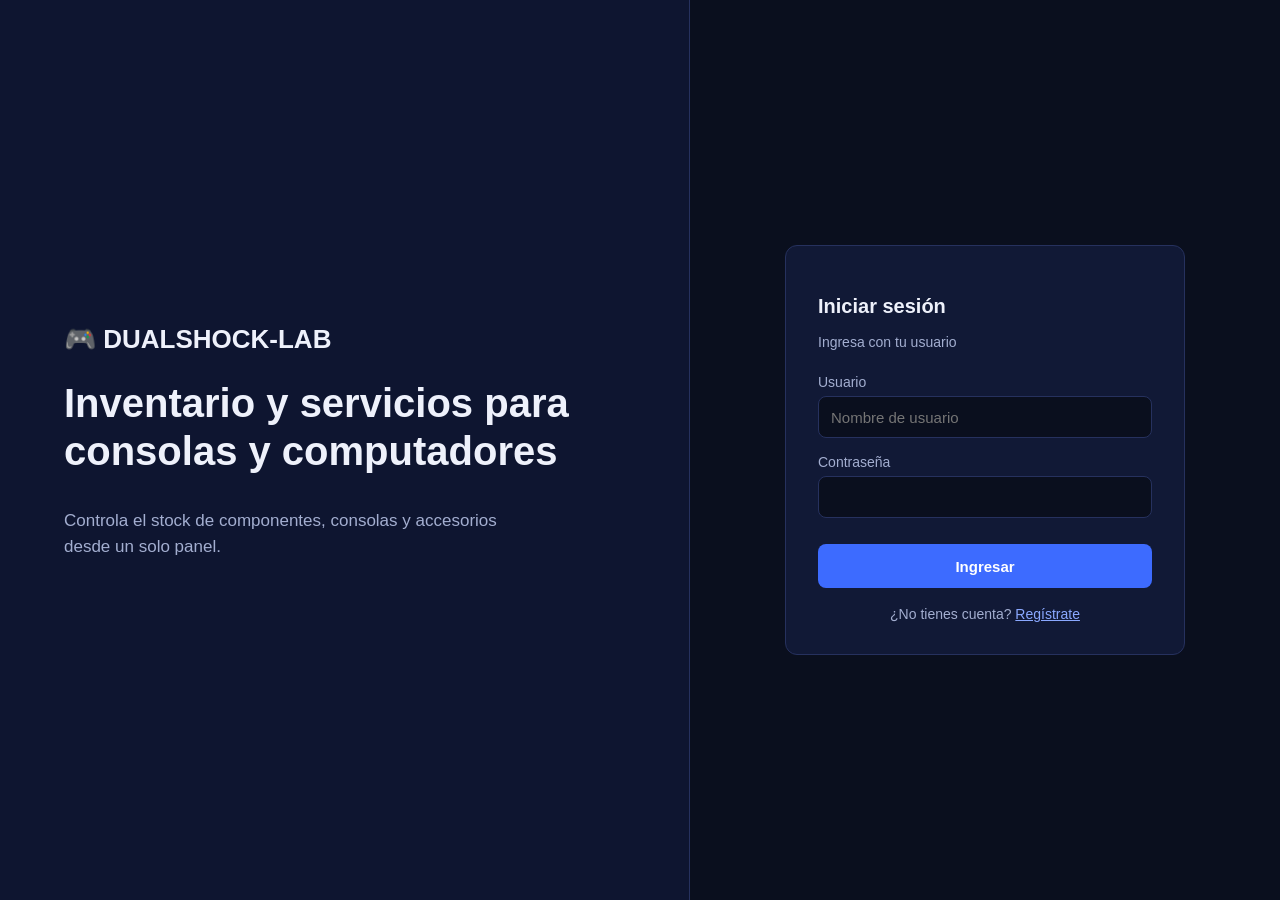
<file: index.html>
<!DOCTYPE html>
<html lang="es">

<head>
    <meta charset="UTF-8">
    <title>DUALSHOCK-LAB</title>
</head>

<body>
    <script>
        window.location = "login/login.html"
    </script>
</body>

</html>
</file>
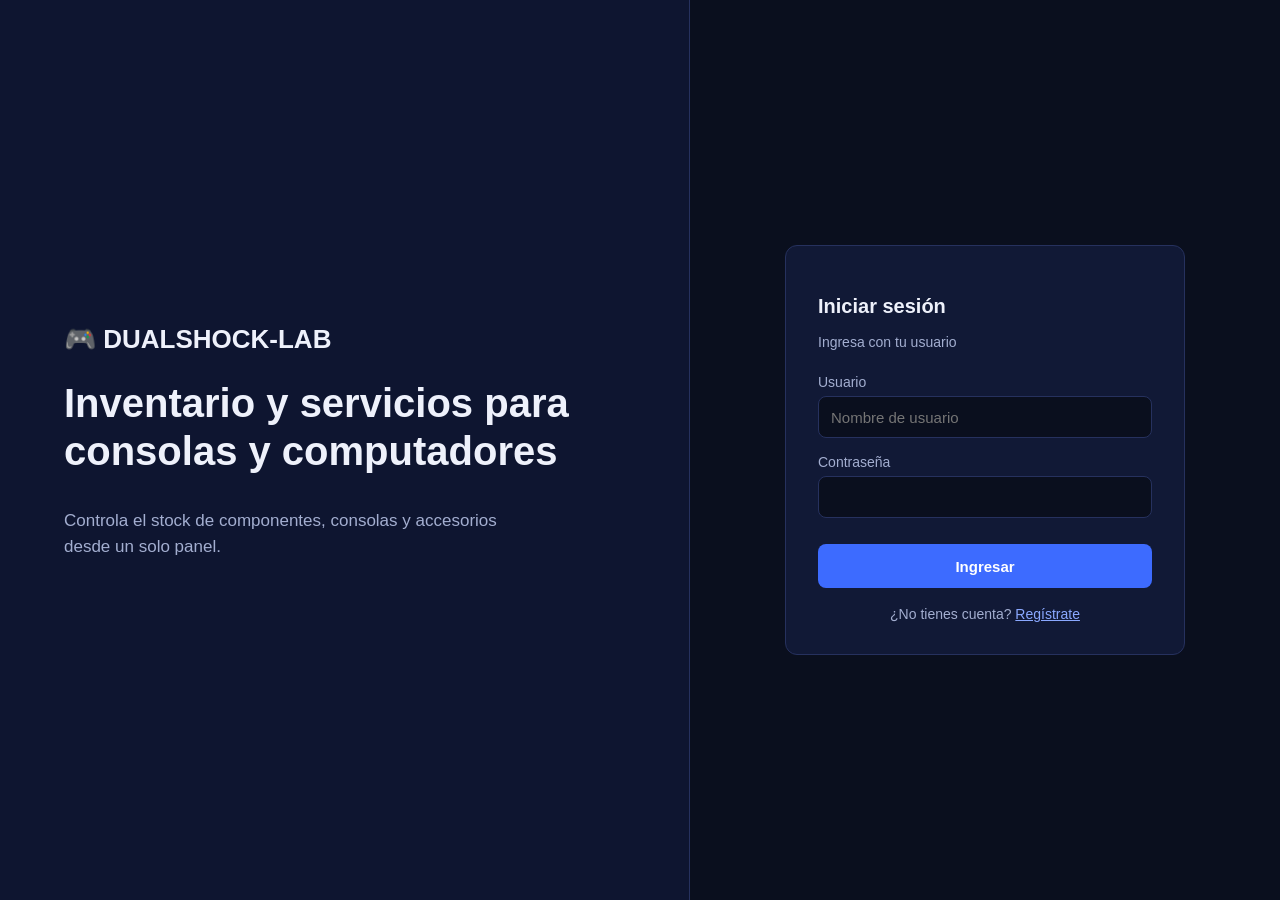
<file: agendamientos/agendamientos.html>
<!DOCTYPE html>
<html lang="es">

<head>
    <meta charset="UTF-8">
    <meta name="viewport" content="width=device-width, initial-scale=1.0">
    <title>Agendamientos - DUALSHOCK-LAB</title>
    <link rel="stylesheet" href="../css/estilo.css">
    <link rel="stylesheet" href="agendamientos.css">
</head>

<body>

    <nav class="sidebar">
        <h2>🎮<br>DUALSHOCK-LAB</h2>
        <div class="menu">
            <a href="../dashboard/dashboard.html">Inicio</a>
            <a href="../productos/ingresoProducto.html">Ingresar producto</a>
            <a href="../inventario/inventario.html">Inventario</a>
            <a href="../servicios/servicios.html">Servicios</a>
            <a href="../agendamientos/agendamientos.html" class="activo">Agendamientos</a>
            <a href="../login/login.html" id="cerrarSesion">Cerrar sesión</a>
        </div>
    </nav>

    <main class="contenido">
        <h1>Agendamientos</h1>
        <p>Reserva una hora de atención. Atendemos de lunes a viernes, de 10:00 a 18:00 (bloques de 1 hora)</p>

        <form class="card formularioAgendamiento" id="formulario">

            <div class="fila">
                <div class="campo">
                    <label for="nombreCliente">Cliente</label>
                    <input type="text" id="nombreCliente" placeholder="Ana Pérez">
                </div>
                <div class="campo">
                    <label for="correoCliente">Correo electrónico</label>
                    <input type="text" id="correoCliente" placeholder="ana@correo.cl">
                </div>
            </div>

            <div class="fila">
                <div class="campo">
                    <label for="servicioSelect">Servicio</label>
                    <select id="servicioSelect"></select>
                </div>
                <div class="campo">
                    <label for="fechaCita">Fecha</label>
                    <input type="date" id="fechaCita">
                </div>
            </div>

            <div class="fila">
                <div class="campo">
                    <label for="horaSelect">Hora</label>
                    <select id="horaSelect"></select>
                </div>
            </div>

            <p id="mensajeAgendamiento"></p>

            <div class="botones">
                <button class="botonGuardar" type="submit">Reservar hora</button>
                <button class="botonSecundario" type="button" id="botonVolver">Volver al dashboard</button>
            </div>

        </form>

        <div class="card listaAgendamientos">
            <h2>Citas registradas</h2>
            <p class="textoSecundario" id="mensajeVacio">Aún no hay citas registradas</p>
            <div class="tablaCitas" id="contenedorTabla">
                <table>
                    <thead>
                        <tr>
                            <th>Fecha</th>
                            <th>Hora</th>
                            <th>Cliente</th>
                            <th>Correo</th>
                            <th>Servicio</th>
                            <th>Acción</th>
                        </tr>
                    </thead>
                    <tbody id="tablaAgendamientos"></tbody>
                </table>
            </div>
        </div>
    </main>

    <script src="agendamientos.js"></script>
</body>

</html>
</file>
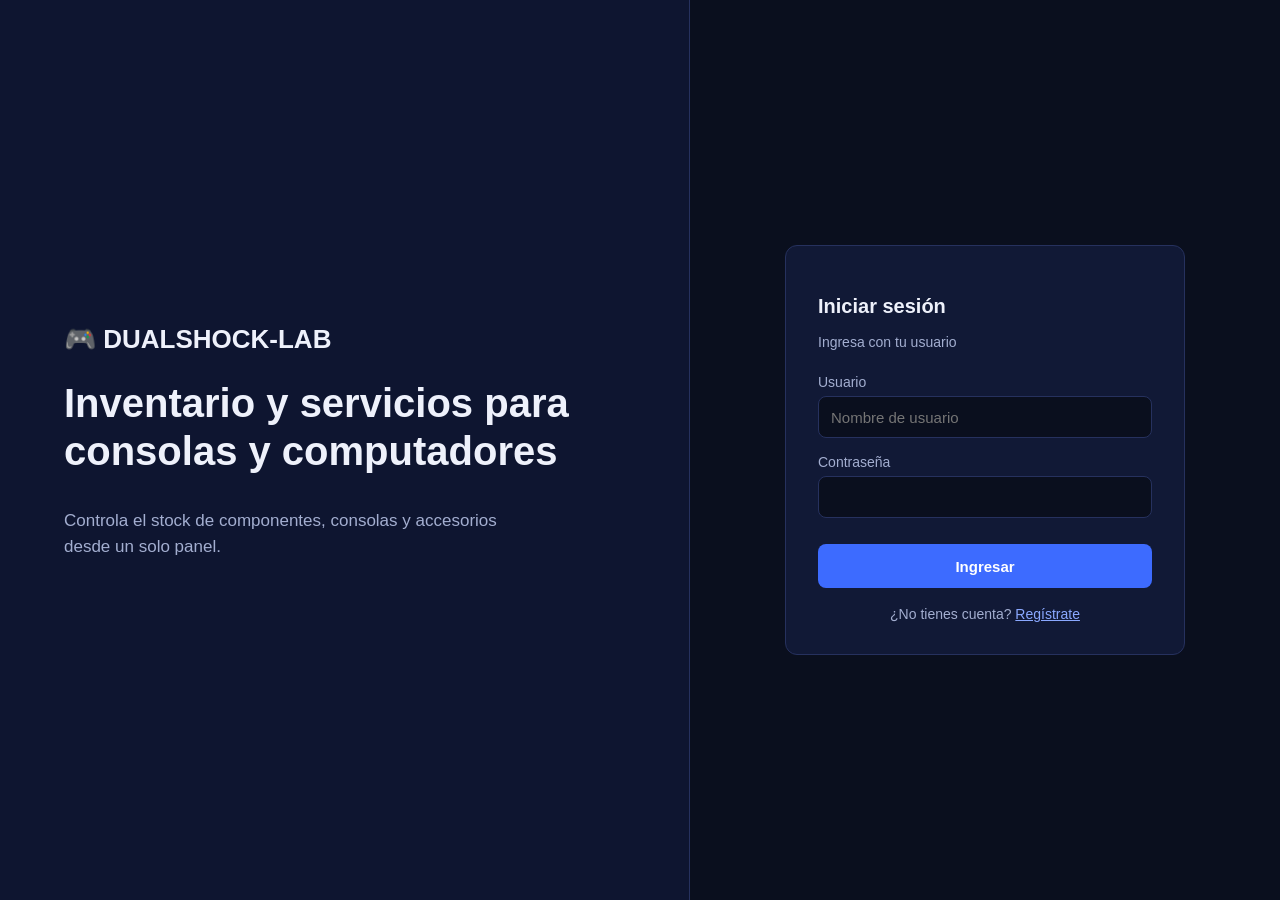
<file: dashboard/dashboard.html>
<!DOCTYPE html>
<html lang="es">

<head>
    <meta charset="UTF-8">
    <meta name="viewport" content="width=device-width, initial-scale=1.0">
    <title>Dashboard - DUALSHOCK-LAB</title>
    <link rel="stylesheet" href="../css/estilo.css">
    <link rel="stylesheet" href="dashboard.css">
</head>

<body>

    <nav class="sidebar">
        <h2>🎮<br>DUALSHOCK-LAB</h2>
        <div class="menu">
            <a href="../dashboard/dashboard.html" class="activo">Inicio</a>
            <a href="../productos/ingresoProducto.html">Ingresar producto</a>
            <a href="../inventario/inventario.html">Inventario</a>
            <a href="../servicios/servicios.html">Servicios</a>
            <a href="../agendamientos/agendamientos.html">Agendamientos</a>
            <a href="../login/login.html" id="cerrarSesion">Cerrar sesión</a>
        </div>
    </nav>

    <main class="contenido">
        <h1>Dashboard</h1>
        <p id="saludo">Bienvenido al panel de administración</p>

        <div class="contenedorCards">
            <div class="card">
                <div class="cardInfo">
                    <h3>Productos en inventario</h3>
                    <p id="totalProductos">0</p>
                </div>
            </div>
            <div class="card">
                <div class="cardInfo">
                    <h3>Servicios disponibles</h3>
                    <p id="totalServicios">0</p>
                </div>
            </div>
            <div class="card">
                <div class="cardInfo">
                    <h3>Agendamientos registrados</h3>
                    <p id="totalAgendamientos">0</p>
                </div>
            </div>
        </div>

        <h2>Módulos del sistema</h2>

        <div class="contenedorModulos">
            <div class="card modulo">
                <h3>Ingreso de productos</h3>
                <p>Registra productos nuevos con sus validaciones.</p>
                <a href="../productos/ingresoProducto.html">Ir a ingreso de productos</a>
            </div>
            <div class="card modulo">
                <h3>Inventario</h3>
                <p>Revisa el stock, busca productos y ajusta cantidades.</p>
                <a href="../inventario/inventario.html">Ir a inventario</a>
            </div>
            <div class="card modulo">
                <h3>Servicios</h3>
                <p>Crea y revisa los servicios técnicos disponibles.</p>
                <a href="../servicios/servicios.html">Ir a servicios</a>
            </div>
            <div class="card modulo">
                <h3>Agendamientos</h3>
                <p>Agenda y revisa las citas de los servicios.</p>
                <a href="../agendamientos/agendamientos.html">Ir a agendamientos</a>
            </div>
        </div>
    </main>

    <script src="dashboard.js"></script>
</body>

</html>
</file>
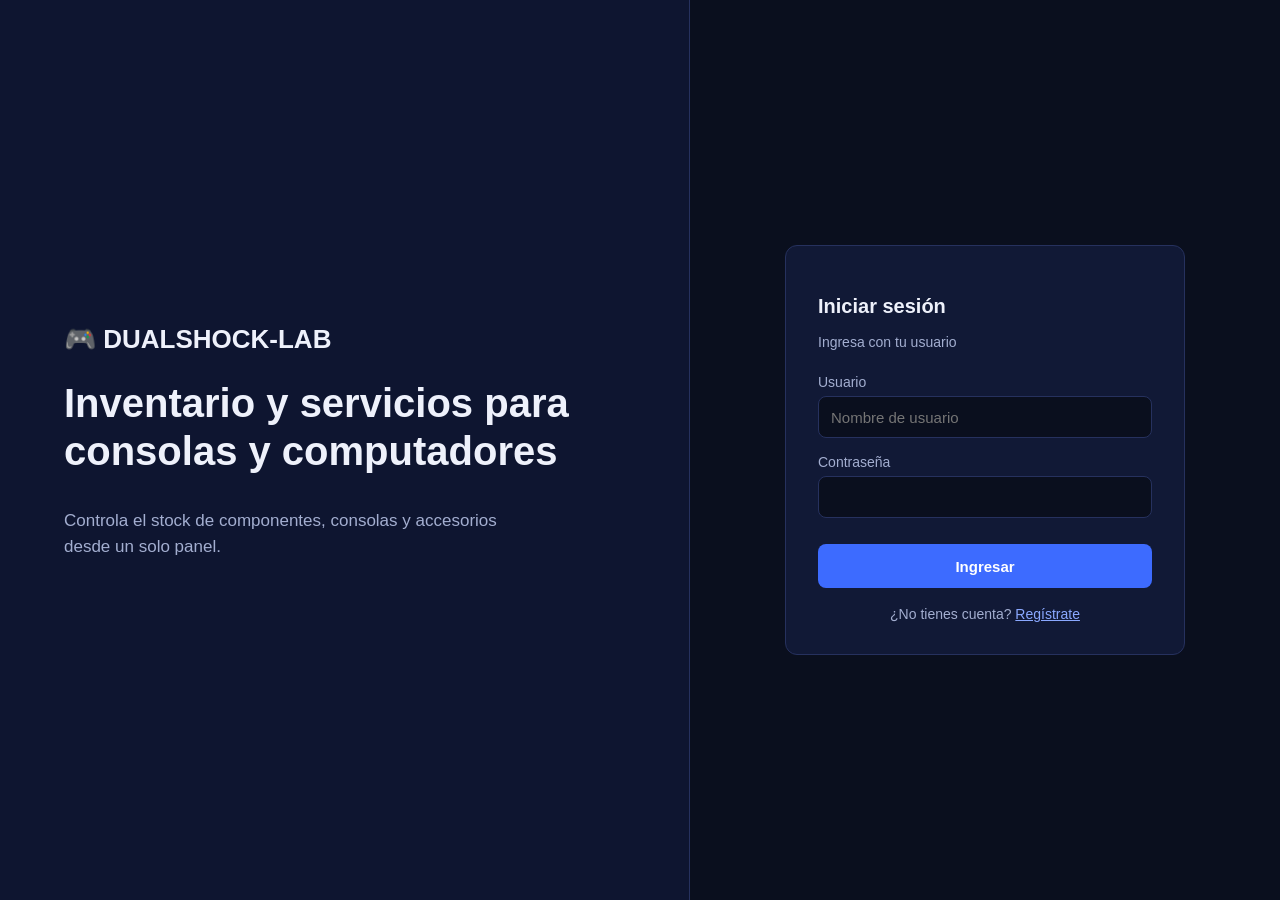
<file: inventario/inventario.html>
<!DOCTYPE html>
<html lang="es">

<head>
    <meta charset="UTF-8">
    <meta name="viewport" content="width=device-width, initial-scale=1.0">
    <title>Inventario - DUALSHOCK-LAB</title>
    <link rel="stylesheet" href="../css/estilo.css">
    <link rel="stylesheet" href="inventario.css">
</head>

<body>

    <nav class="sidebar">
        <h2>🎮<br>DUALSHOCK-LAB</h2>
        <div class="menu">
            <a href="../dashboard/dashboard.html">Inicio</a>
            <a href="../productos/ingresoProducto.html">Ingresar producto</a>
            <a href="../inventario/inventario.html" class="activo">Inventario</a>
            <a href="../servicios/servicios.html">Servicios</a>
            <a href="../agendamientos/agendamientos.html">Agendamientos</a>
            <a href="../login/login.html" id="cerrarSesion">Cerrar sesión</a>
        </div>
    </nav>

    <main class="contenido">
        <h1>Inventario</h1>
        <p>Productos y repuestos registrados en "Ingresar producto"</p>

        <!-- formulario de edicion: esta oculto hasta que se pulsa "Editar" en una fila -->
        <form class="card formularioEdicion" id="formularioEdicion">
            <h2>Editar producto</h2>

            <div class="fila">
                <div class="campo">
                    <label for="editNombre">Nombre</label>
                    <input type="text" id="editNombre">
                </div>
                <div class="campo">
                    <label for="editSku">SKU</label>
                    <input type="text" id="editSku">
                </div>
            </div>

            <div class="fila">
                <div class="campo">
                    <label for="editCategoria">Categoría</label>
                    <select id="editCategoria">
                        <option value="">Seleccione categoría</option>
                        <option value="Consolas">Consolas</option>
                        <option value="Computadores">Computadores</option>
                        <option value="Componentes">Componentes</option>
                        <option value="Accesorios">Accesorios</option>
                    </select>
                </div>
                <div class="campo">
                    <label for="editCantidad">Cantidad</label>
                    <input type="number" id="editCantidad">
                </div>
            </div>

            <div class="fila">
                <div class="campo">
                    <label for="editPrecio">Precio</label>
                    <input type="number" id="editPrecio">
                </div>
            </div>

            <p id="mensajeEdicion"></p>

            <div class="botones">
                <button class="botonGuardar" type="submit">Guardar cambios</button>
                <button class="botonSecundario" type="button" id="botonCancelarEdicion">Cancelar</button>
            </div>
        </form>

        <div class="card">
            <div class="barraBusqueda">
                <input type="text" id="buscador" placeholder="Buscar por nombre o SKU...">
                <button class="botonGuardar" type="button" id="botonIngresar">+ Ingresar producto</button>
            </div>

            <p id="mensajeInventario"></p>
            <p class="textoSecundario" id="contadorProductos"></p>
            <p class="textoSecundario" id="mensajeVacio"></p>

            <div class="tablaInventario" id="contenedorTabla">
                <table>
                    <thead>
                        <tr>
                            <th>SKU</th>
                            <th>Nombre</th>
                            <th>Categoría</th>
                            <th>Cantidad</th>
                            <th>Precio unitario</th>
                            <th>Valor total</th>
                            <th>Acciones</th>
                        </tr>
                    </thead>
                    <tbody id="tablaInventario"></tbody>
                </table>
            </div>
        </div>
    </main>

    <script src="inventario.js"></script>
</body>

</html>
</file>
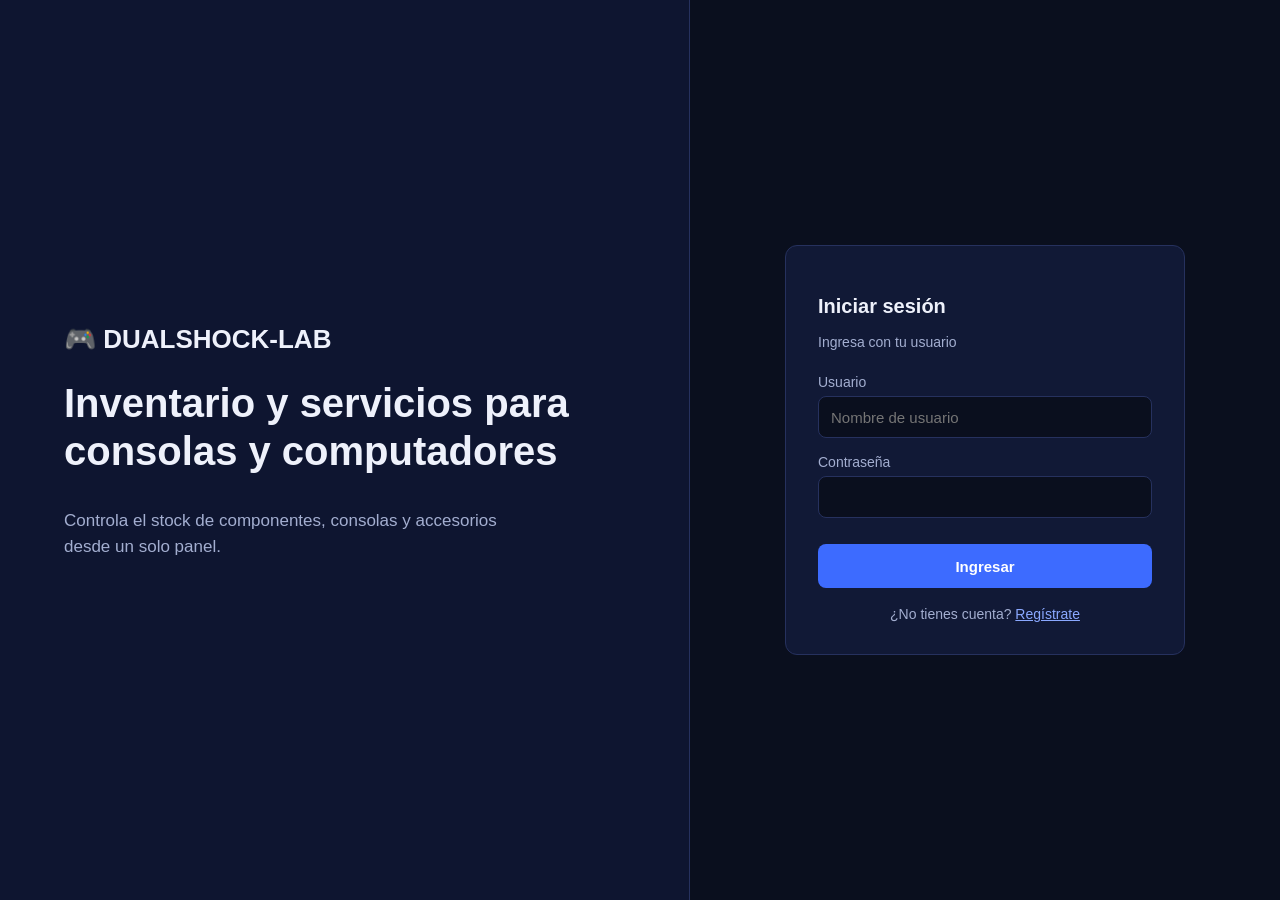
<file: login/login.html>
<!DOCTYPE html>
<html lang="es">

<head>
    <meta charset="UTF-8">
    <meta name="viewport" content="width=device-width, initial-scale=1.0">
    <title>Login - DUALSHOCK-LAB</title>
    <link rel="stylesheet" href="../css/estilo.css">
    <link rel="stylesheet" href="login.css">
</head>

<body>

    <div class="pantallaDividida">

        <div class="panelMarca">
            <div class="logo">🎮 DUALSHOCK-LAB</div>
            <h1>Inventario y servicios para consolas y computadores</h1>
            <p>Controla el stock de componentes, consolas y accesorios desde un solo panel.</p>
        </div>

        <div class="panelFormulario">
            <form class="card formulariostyle" id="formulario">
                <h2>Iniciar sesión</h2>
                <p class="subtitulo">Ingresa con tu usuario</p>

                <div class="campo">
                    <label for="usuarioLogin">Usuario</label>
                    <input type="text" id="usuarioLogin" placeholder="Nombre de usuario">
                </div>

                <div class="campo">
                    <label for="passwordLogin">Contraseña</label>
                    <input type="password" id="passwordLogin">
                </div>

                <button class="botonGuardar" type="submit">Ingresar</button>

                <p class="textoPie">¿No tienes cuenta? <a href="../registro/registro.html">Regístrate</a></p>
            </form>
        </div>

    </div>
    <script src="login.js"></script>
</body>

</html>
</file>
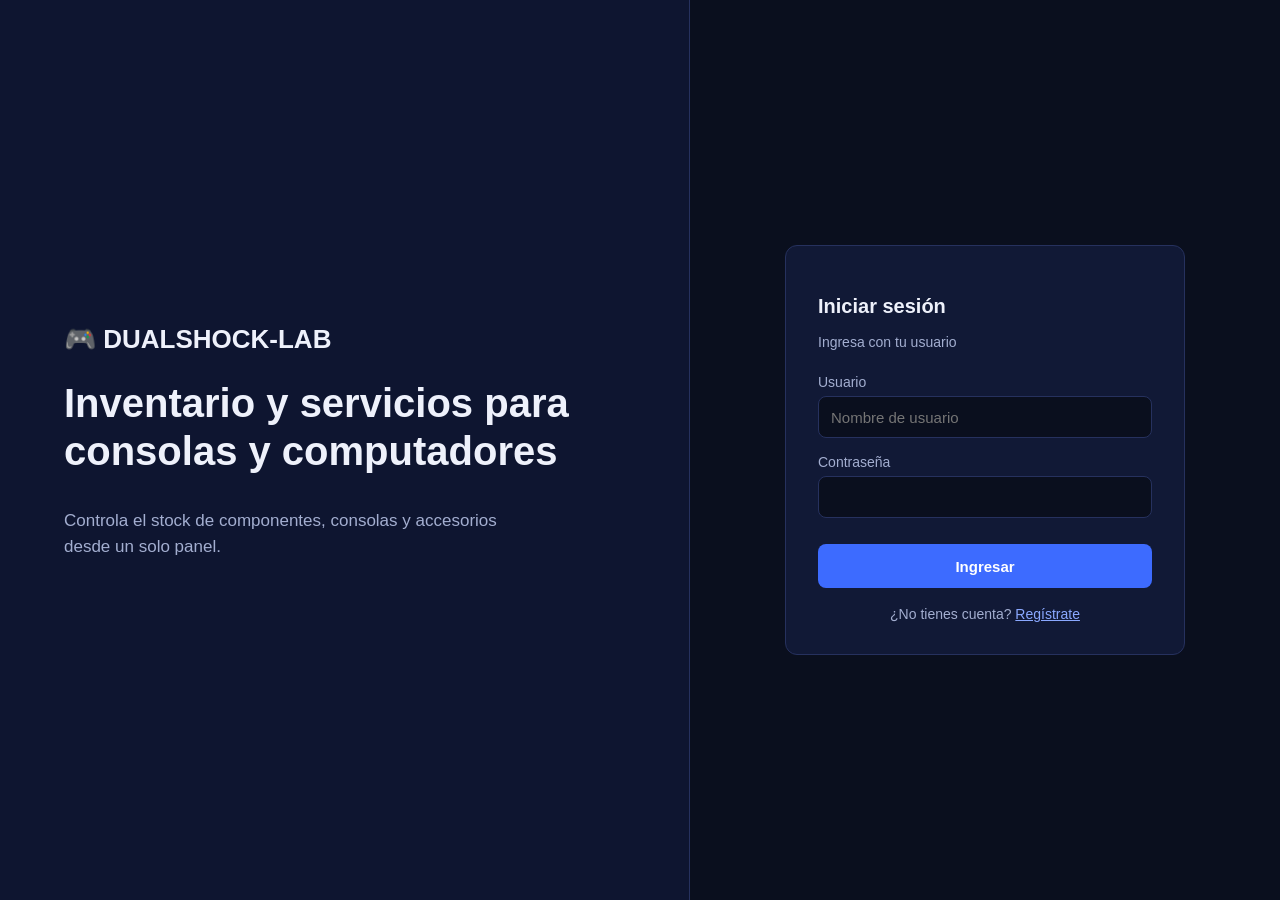
<file: productos/ingresoProducto.html>
<!DOCTYPE html>
<html lang="es">

<head>
    <meta charset="UTF-8">
    <meta name="viewport" content="width=device-width, initial-scale=1.0">
    <title>Ingreso de producto - DUALSHOCK-LAB</title>
    <link rel="stylesheet" href="../css/estilo.css">
    <link rel="stylesheet" href="ingresoProducto.css">
</head>

<body>

    <nav class="sidebar">
        <h2>🎮<br>DUALSHOCK-LAB</h2>
        <div class="menu">
            <a href="../dashboard/dashboard.html">Inicio</a>
            <a href="../productos/ingresoProducto.html" class="activo">Ingresar producto</a>
            <a href="../inventario/inventario.html">Inventario</a>
            <a href="../servicios/servicios.html">Servicios</a>
            <a href="../agendamientos/agendamientos.html">Agendamientos</a>
            <a href="../login/login.html" id="cerrarSesion">Cerrar sesión</a>
        </div>
    </nav>

    <main class="contenido">
        <h1>Ingreso de producto</h1>
        <p>Registra los productos que llegan. Quedan pendientes hasta que los envías al inventario</p>

        <form class="card formularioProducto" id="formulario">

            <h2 id="tituloFormulario">Nuevo ingreso</h2>

            <div class="fila">
                <div class="campo">
                    <label for="nombreProducto">Nombre</label>
                    <input type="text" id="nombreProducto" placeholder="Tarjeta de video RTX 4060">
                </div>
                <div class="campo">
                    <label for="skuProducto">SKU</label>
                    <input type="text" id="skuProducto" placeholder="GPU-4060-03">
                </div>
            </div>

            <div class="fila">
                <div class="campo">
                    <label for="categoriaSelect">Categoría</label>
                    <select id="categoriaSelect">
                        <option value="">Seleccione categoría</option>
                        <option value="Consolas">Consolas</option>
                        <option value="Computadores">Computadores</option>
                        <option value="Componentes">Componentes</option>
                        <option value="Accesorios">Accesorios</option>
                    </select>
                </div>
                <div class="campo">
                    <label for="cantidadProducto">Cantidad</label>
                    <input type="number" id="cantidadProducto">
                </div>
            </div>

            <div class="fila">
                <div class="campo">
                    <label for="precioProducto">Precio</label>
                    <input type="number" id="precioProducto">
                </div>
            </div>

            <div class="botones">
                <button class="botonGuardar" type="submit" id="botonGuardar">Guardar ingreso</button>
                <button class="botonSecundario" type="button" id="botonCancelar">Cancelar edición</button>
                <button class="botonSecundario" type="button" id="botonVolver">Volver al dashboard</button>
            </div>

        </form>

        <div class="card listaIngresos">
            <h2>Ingresos</h2>
            <p class="textoSecundario">Los ingresos pendientes pasan al inventario cuando los envías.</p>

            <div class="contenedorTabla">
                <table>
                    <thead>
                        <tr>
                            <th>SKU</th>
                            <th>Producto</th>
                            <th>Categoría</th>
                            <th>Cantidad</th>
                            <th>Precio</th>
                            <th>Fecha</th>
                            <th>Estado</th>
                            <th>Acciones</th>
                        </tr>
                    </thead>
                    <tbody id="tablaIngresos"></tbody>
                </table>
            </div>

            <p class="textoSecundario" id="mensajeVacio">Aún no hay ingresos</p>
        </div>
    </main>

    <script src="ingresoProducto.js"></script>
</body>

</html>
</file>
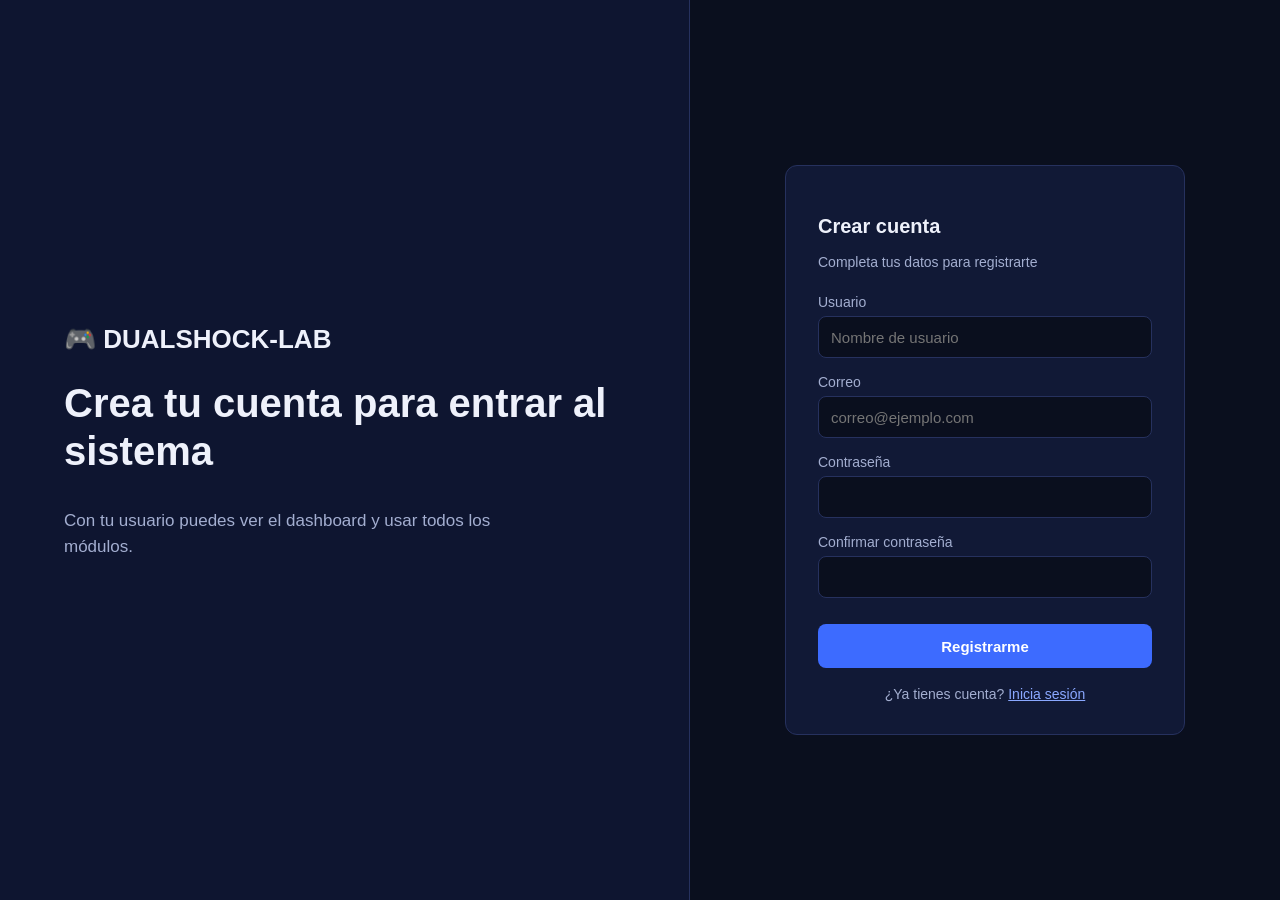
<file: registro/registro.html>
<!DOCTYPE html>
<html lang="es">

<head>
    <meta charset="UTF-8">
    <meta name="viewport" content="width=device-width, initial-scale=1.0">
    <title>Registro - DUALSHOCK-LAB</title>
    <link rel="stylesheet" href="../css/estilo.css">
    <link rel="stylesheet" href="registro.css">
</head>

<body>

    <div class="pantallaDividida">

        <div class="panelMarca">
            <div class="logo">🎮 DUALSHOCK-LAB</div>
            <h1>Crea tu cuenta para entrar al sistema</h1>
            <p>Con tu usuario puedes ver el dashboard y usar todos los módulos.</p>
        </div>

        <div class="panelFormulario">
            <form class="card formulariostyle" id="formulario">
                <h2>Crear cuenta</h2>
                <p class="subtitulo">Completa tus datos para registrarte</p>

                <div class="campo">
                    <label for="usuarioRegistro">Usuario</label>
                    <input type="text" id="usuarioRegistro" placeholder="Nombre de usuario">
                </div>

                <div class="campo">
                    <label for="correoRegistro">Correo</label>
                    <input type="text" id="correoRegistro" placeholder="correo@ejemplo.com">
                </div>

                <div class="campo">
                    <label for="passwordRegistro">Contraseña</label>
                    <input type="password" id="passwordRegistro">
                </div>

                <div class="campo">
                    <label for="confirmarRegistro">Confirmar contraseña</label>
                    <input type="password" id="confirmarRegistro">
                </div>

                <button class="botonGuardar" type="submit">Registrarme</button>

                <p class="textoPie">¿Ya tienes cuenta? <a href="../login/login.html">Inicia sesión</a></p>
            </form>
        </div>

    </div>
    <script src="registro.js"></script>
</body>

</html>
</file>
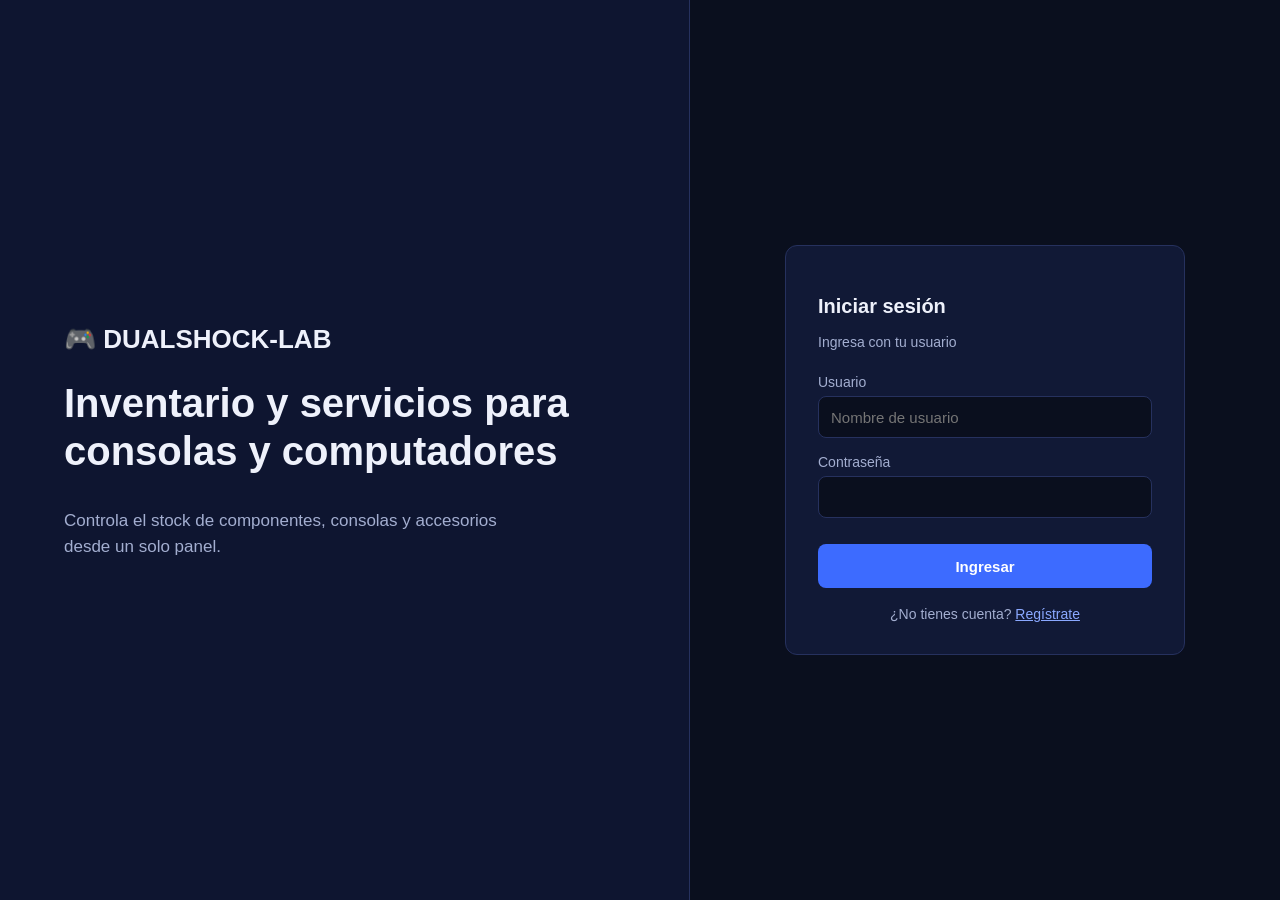
<file: servicios/servicios.html>
<!DOCTYPE html>
<html lang="es">

<head>
    <meta charset="UTF-8">
    <meta name="viewport" content="width=device-width, initial-scale=1.0">
    <title>Servicios - DUALSHOCK-LAB</title>
    <link rel="stylesheet" href="../css/estilo.css">
    <link rel="stylesheet" href="servicios.css">
</head>

<body>

    <nav class="sidebar">
        <h2>🎮<br>DUALSHOCK-LAB</h2>
        <div class="menu">
            <a href="../dashboard/dashboard.html">Inicio</a>
            <a href="../productos/ingresoProducto.html">Ingresar producto</a>
            <a href="../inventario/inventario.html">Inventario</a>
            <a href="../servicios/servicios.html" class="activo">Servicios</a>
            <a href="../agendamientos/agendamientos.html">Agendamientos</a>
            <a href="../login/login.html" id="cerrarSesion">Cerrar sesión</a>
        </div>
    </nav>

    <main class="contenido">
        <h1>Servicios</h1>
        <p>Servicios técnicos para consolas y computadores. Se coordinan al agendar</p>

        <h2>Nuestros servicios</h2>
        <div class="contenedorServicios" id="listaServicios"></div>
        <p class="textoSecundario" id="mensajeVacio">No hay servicios disponibles</p>

        <div class="card detalleServicio" id="detalleServicio">
            <h2 id="detalleNombre"></h2>
            <p class="textoSecundario" id="detalleDescripcion"></p>

            <div class="columnasDetalle">
                <div>
                    <h3>Lo que incluye</h3>
                    <ul id="detalleIncluye"></ul>
                </div>
                <div>
                    <h3>Especificaciones</h3>
                    <table>
                        <tbody>
                            <tr>
                                <td class="etiqueta">Precio</td>
                                <td id="detallePrecio"></td>
                            </tr>
                            <tr>
                                <td class="etiqueta">Plazo</td>
                                <td id="detallePlazo"></td>
                            </tr>
                            <tr>
                                <td class="etiqueta">Modalidad</td>
                                <td id="detalleModalidad"></td>
                            </tr>
                        </tbody>
                    </table>
                </div>
            </div>

            <div class="botones">
                <button class="botonSecundario botonPeligro" type="button" id="botonEliminar">Eliminar servicio</button>
            </div>
        </div>

        <form class="card formularioServicio" id="formulario">

            <h2>Agregar servicio</h2>

            <div class="fila">
                <div class="campo">
                    <label for="nombreServicio">Nombre del servicio</label>
                    <input type="text" id="nombreServicio" placeholder="Cambio de pantalla">
                </div>
                <div class="campo">
                    <label for="precioServicio">Precio desde</label>
                    <input type="number" id="precioServicio">
                </div>
            </div>

            <div class="fila">
                <div class="campo">
                    <label for="plazoServicio">Plazo</label>
                    <input type="text" id="plazoServicio" placeholder="48 horas">
                </div>
                <div class="campo">
                    <label for="modalidadSelect">Modalidad</label>
                    <select id="modalidadSelect">
                        <option value="">Seleccione modalidad</option>
                        <option value="A domicilio">A domicilio</option>
                        <option value="Retiro o taller">Retiro o taller</option>
                        <option value="Se coordina al agendar">Se coordina al agendar</option>
                    </select>
                </div>
            </div>

            <div class="campo">
                <label for="descripcionServicio">Descripción corta</label>
                <input type="text" id="descripcionServicio" placeholder="Qué es el servicio en una frase">
            </div>

            <div class="campo">
                <label for="incluyeServicio">Lo que incluye (una cosa por línea)</label>
                <textarea id="incluyeServicio" rows="4"></textarea>
            </div>

            <div class="botones">
                <button class="botonGuardar" type="submit">Guardar servicio</button>
                <button class="botonSecundario" type="button" id="botonRestaurar">Restaurar servicios iniciales</button>
            </div>

        </form>
    </main>

    <script src="servicios.js"></script>
</body>

</html>
</file>
<file: css/estilo.css>
* {
    box-sizing: border-box;
}

body {
    margin: 0;
    font-family: Arial, sans-serif;
    font-size: 15px;
    background-color: #0a0f1e;
    color: #eef1fb;
}

h1 {
    font-size: 32px;
    margin: 0 0 8px;
}

h2 {
    font-size: 20px;
}

a {
    color: #8aa8ff;
}


/* ===== MENU LATERAL ===== */

.sidebar {
    width: 240px;
    height: 100vh;
    position: fixed;
    top: 0;
    left: 0;
    background-color: #0e1530;
    border-right: 1px solid #26315e;
    padding: 25px 20px;
}

.sidebar h2 {
    text-align: center;
    margin-bottom: 30px;
    font-size: 20px;
}

.menu {
    display: flex;
    flex-direction: column;
    gap: 6px;
}

.menu a {
    color: #a3aed0;
    text-decoration: none;
    padding: 12px;
    border-radius: 8px;
}

.menu a:hover {
    background-color: #17204a;
    color: white;
}

.menu a.activo {
    background-color: #17204a;
    color: white;
    font-weight: bold;
}


/* ===== CONTENIDO ===== */

.contenido {
    margin-left: 240px;
    padding: 40px;
}

.contenido>p {
    color: #a3aed0;
    margin-bottom: 30px;
}


/* ===== CARDS ===== */

.card {
    background-color: #111936;
    border: 1px solid #26315e;
    border-radius: 12px;
    padding: 25px;
}

.contenedorCards {
    display: flex;
    gap: 20px;
    margin-bottom: 30px;
}

.contenedorCards .card {
    width: 100%;
}

.cardInfo h3 {
    margin: 0;
    font-size: 15px;
    font-weight: normal;
    color: #a3aed0;
}

.cardInfo p {
    margin: 8px 0 0;
    font-size: 36px;
    font-weight: bold;
}


/* ===== FORMULARIOS ===== */

.fila {
    display: grid;
    grid-template-columns: 1fr 1fr;
    gap: 20px;
}

.campo {
    margin-bottom: 16px;
}

.campo label {
    display: block;
    font-size: 14px;
    color: #a3aed0;
    margin-bottom: 6px;
}

input,
select {
    width: 100%;
    height: 42px;
    padding: 0 12px;
    border: 1px solid #26315e;
    border-radius: 8px;
    background-color: #0a0f1e;
    color: #eef1fb;
    font-size: 15px;
    font-family: Arial, sans-serif;
}

input:focus,
select:focus {
    outline: none;
    border-color: #3d6bff;
}

.inputError {
    border-color: #ff7b7b;
}

.mensajeError {
    color: #ff7b7b;
    font-size: 13px;
    margin: 6px 0 0;
}

.mensajeExito {
    color: #4ade80;
    font-size: 14px;
    margin: 6px 0 0;
}

.formulariostyle {
    width: 100%;
    max-width: 400px;
    padding: 32px;
}

.formularioContenedor {
    min-height: 100vh;
    display: flex;
    justify-content: center;
    align-items: center;
    padding: 20px;
}


/* ===== BOTONES ===== */

button {
    height: 44px;
    padding: 0 22px;
    border: none;
    border-radius: 8px;
    font-size: 15px;
    font-family: Arial, sans-serif;
    cursor: pointer;
}

.botonGuardar {
    background-color: #3d6bff;
    color: white;
    font-weight: bold;
}

.botonSecundario {
    background-color: transparent;
    border: 1px solid #26315e;
    color: #eef1fb;
}

.botones {
    display: flex;
    gap: 12px;
    margin-top: 20px;
}


/* ===== TABLAS ===== */

table {
    width: 100%;
    border-collapse: collapse;
}

th {
    text-align: left;
    font-size: 13px;
    color: #a3aed0;
    padding: 12px 16px;
    border-bottom: 1px solid #26315e;
}

td {
    padding: 12px 16px;
    border-bottom: 1px solid #1c2650;
}


/* ===== LOGIN Y REGISTRO (pantalla dividida) ===== */

.pantallaDividida {
    display: flex;
    min-height: 100vh;
}

.panelMarca {
    flex: 1.1;
    background-color: #0e1530;
    border-right: 1px solid #26315e;
    padding: 64px;
    display: flex;
    flex-direction: column;
    justify-content: center;
}

.panelMarca h1 {
    font-size: 40px;
    line-height: 1.2;
    margin-bottom: 16px;
}

.panelMarca p {
    color: #a3aed0;
    font-size: 17px;
    max-width: 460px;
    line-height: 1.5;
}

.logo {
    font-size: 26px;
    font-weight: bold;
    margin-bottom: 24px;
}

.panelFormulario {
    flex: 1;
    display: flex;
    align-items: center;
    justify-content: center;
    padding: 40px;
}

.subtitulo {
    color: #a3aed0;
    font-size: 14px;
    margin: 0 0 24px;
}

.textoPie {
    text-align: center;
    color: #a3aed0;
    font-size: 14px;
    margin: 18px 0 0;
}


/* ===== PANTALLAS CHICAS ===== */

@media (max-width: 820px) {

    .sidebar {
        position: static;
        width: 100%;
        height: auto;
    }

    .contenido {
        margin-left: 0;
        padding: 20px;
    }

    .contenedorCards,
    .pantallaDividida {
        flex-direction: column;
    }

    .fila {
        grid-template-columns: 1fr;
    }

    .panelMarca {
        padding: 30px;
    }
}
</file>
<file: agendamientos/agendamientos.css>
/* estilos propios del modulo de agendamientos
   la base (sidebar, card, fila, campo, botones, tabla, mensajes) viene de ../css/estilo.css,
   aca solo va lo que es especifico de esta pagina */

.formularioAgendamiento {
    max-width: 700px;
}

/* mensaje de la reserva: usa mensajeError o mensajeExito de estilo.css (lo cambia el js) */
#mensajeAgendamiento {
    min-height: 18px;
    margin: 0;
}

/* el calendario del input de fecha se ve oscuro igual que el resto */
input[type="date"] {
    color-scheme: dark;
}

/* horas que ya estan reservadas, se ven apagadas en la lista */
option:disabled {
    color: #6b7494;
}

/* listado de citas */
.listaAgendamientos {
    margin-top: 30px;
}

.listaAgendamientos h2 {
    margin-top: 0;
}

.tablaCitas {
    overflow-x: auto;
}

.textoSecundario {
    color: #a3aed0;
    margin: 16px 0 0;
}

/* boton cancelar de cada fila: mas chico y rojo, para no confundirlo con guardar */
.botonCancelar {
    height: 34px;
    padding: 0 14px;
    background-color: transparent;
    border: 1px solid #ff7b7b;
    color: #ff7b7b;
}

.botonCancelar:hover {
    background-color: #ff7b7b;
    color: #0a0f1e;
}
</file>
<file: dashboard/dashboard.css>
/* estilos propios del dashboard */

.contenido h2 {
    margin: 0 0 16px;
}

.contenedorModulos {
    display: grid;
    grid-template-columns: 1fr 1fr;
    gap: 20px;
}

.modulo {
    display: flex;
    flex-direction: column;
    align-items: flex-start;
}

.modulo h3 {
    margin: 0 0 8px;
    font-size: 18px;
}

.modulo p {
    margin: 0 0 16px;
    color: #a3aed0;
    font-size: 14px;
    line-height: 1.5;
}

.modulo a {
    display: inline-flex;
    align-items: center;
    height: 44px;
    padding: 0 22px;
    border: 1px solid #26315e;
    border-radius: 8px;
    color: #eef1fb;
    text-decoration: none;
}

.modulo a:hover {
    background-color: #17204a;
}

@media (max-width: 820px) {

    .contenedorModulos {
        grid-template-columns: 1fr;
    }
}
</file>
<file: inventario/inventario.css>
/* estilos propios del modulo de inventario
   la base (sidebar, card, botones, tabla) viene de ../css/estilo.css,
   aca solo va lo que es especifico de esta pagina */

/* buscador y boton en la misma linea; en pantallas chicas el boton baja */
.barraBusqueda {
    display: flex;
    gap: 12px;
    flex-wrap: wrap;
    align-items: center;
}

.barraBusqueda input {
    flex: 1;
    min-width: 220px;
}

.barraBusqueda button {
    margin: 0;
}

.textoSecundario {
    color: #a3aed0;
    margin: 16px 0 0;
}

/* en celular la tabla se desliza hacia el lado sin romper la pagina */
.tablaInventario {
    overflow-x: auto;
    margin-top: 16px;
}

/* formulario de edicion: oculto hasta que el js lo muestra */
.formularioEdicion {
    display: none;
    max-width: 700px;
    margin-bottom: 30px;
}

.formularioEdicion h2 {
    margin-top: 0;
}

/* mensajes (usan mensajeError o mensajeExito de estilo.css, los cambia el js) */
#mensajeEdicion {
    min-height: 18px;
    margin: 0;
}

#mensajeInventario {
    margin: 16px 0 0;
}

/* botones chicos de cada fila */
.botonTabla {
    height: 34px;
    padding: 0 14px;
    margin-right: 8px;
    background-color: transparent;
    border: 1px solid #3d6bff;
    color: #dbe3ff;
}

.botonTabla:hover {
    background-color: #3d6bff;
}

.botonEliminar {
    border-color: #ff7b7b;
    color: #ff7b7b;
}

.botonEliminar:hover {
    background-color: #ff7b7b;
    color: #0a0f1e;
}
</file>
<file: login/login.css>
/* estilos propios del login */

.formulariostyle button {
    width: 100%;
    margin-top: 10px;
}
</file>
<file: productos/ingresoProducto.css>
/* estilos propios del modulo de ingreso de productos */

.formularioProducto {
    max-width: 700px;
}

.formularioProducto h2 {
    margin-top: 0;
}

#botonCancelar {
    display: none;
}

.listaIngresos {
    margin-top: 30px;
}

.listaIngresos h2 {
    margin: 0 0 6px;
}

.textoSecundario {
    color: #a3aed0;
    font-size: 14px;
    margin: 0 0 16px;
}

.contenedorTabla {
    overflow-x: auto;
}

td {
    font-size: 14px;
}

/* estado del ingreso */

.estado {
    display: inline-block;
    padding: 3px 10px;
    border-radius: 99px;
    font-size: 12px;
    font-weight: bold;
}

.pendiente {
    background-color: #3a2a0b;
    color: #ffb547;
}

.enInventario {
    background-color: #0f3320;
    color: #4ade80;
}

/* botones de la tabla */

.accionesTabla {
    display: flex;
    gap: 6px;
    flex-wrap: wrap;
}

.botonTabla {
    height: 32px;
    padding: 0 12px;
    font-size: 13px;
    border-radius: 6px;
    border: 1px solid #26315e;
    background-color: transparent;
    color: #eef1fb;
}

.botonTabla:hover {
    background-color: #17204a;
}

.botonEnviar {
    background-color: #3d6bff;
    border-color: #3d6bff;
    font-weight: bold;
}

.botonEnviar:hover {
    background-color: #5a82ff;
}

.botonEliminar {
    color: #ff7b7b;
}
</file>
<file: registro/registro.css>
/* estilos propios del registro */

.formulariostyle button {
    width: 100%;
    margin-top: 10px;
}
</file>
<file: servicios/servicios.css>
/* estilos propios del modulo de servicios */

.contenido h2 {
    margin: 0 0 16px;
}

.contenido h3 {
    margin: 0;
}

.textoSecundario {
    color: #a3aed0;
    font-size: 14px;
}

/* tarjetas de los servicios */

.contenedorServicios {
    display: grid;
    grid-template-columns: repeat(auto-fit, minmax(220px, 1fr));
    gap: 20px;
    margin-bottom: 24px;
}

.servicioCard {
    display: flex;
    flex-direction: column;
    gap: 8px;
    cursor: pointer;
}

.servicioCard:hover {
    border-color: #3d6bff;
}

.servicioCard h3 {
    font-size: 18px;
}

.servicioCard p {
    margin: 0;
    flex: 1;
    color: #a3aed0;
    font-size: 14px;
    line-height: 1.5;
}

.seleccionado {
    border-color: #3d6bff;
    background-color: #17204a;
}

.precioDesde {
    font-weight: bold;
    color: #8aa8ff;
}

/* detalle del servicio elegido */

.detalleServicio {
    margin-bottom: 30px;
}

.detalleServicio h2 {
    margin-bottom: 6px;
}

.columnasDetalle {
    display: grid;
    grid-template-columns: 1.3fr 1fr;
    gap: 30px;
}

.columnasDetalle h3 {
    margin-bottom: 12px;
    font-size: 16px;
}

.columnasDetalle ul {
    margin: 0;
    padding-left: 18px;
    line-height: 1.9;
}

.etiqueta {
    width: 110px;
    color: #a3aed0;
}

.botonPeligro {
    color: #ff7b7b;
}

/* formulario para agregar servicios */

.formularioServicio {
    max-width: 700px;
}

.formularioServicio h2 {
    margin-bottom: 20px;
}

textarea {
    width: 100%;
    padding: 12px;
    border: 1px solid #26315e;
    border-radius: 8px;
    background-color: #0a0f1e;
    color: #eef1fb;
    font-size: 15px;
    font-family: Arial, sans-serif;
    resize: vertical;
}

textarea:focus {
    outline: none;
    border-color: #3d6bff;
}

@media (max-width: 820px) {

    .columnasDetalle {
        grid-template-columns: 1fr;
    }
}
</file>
